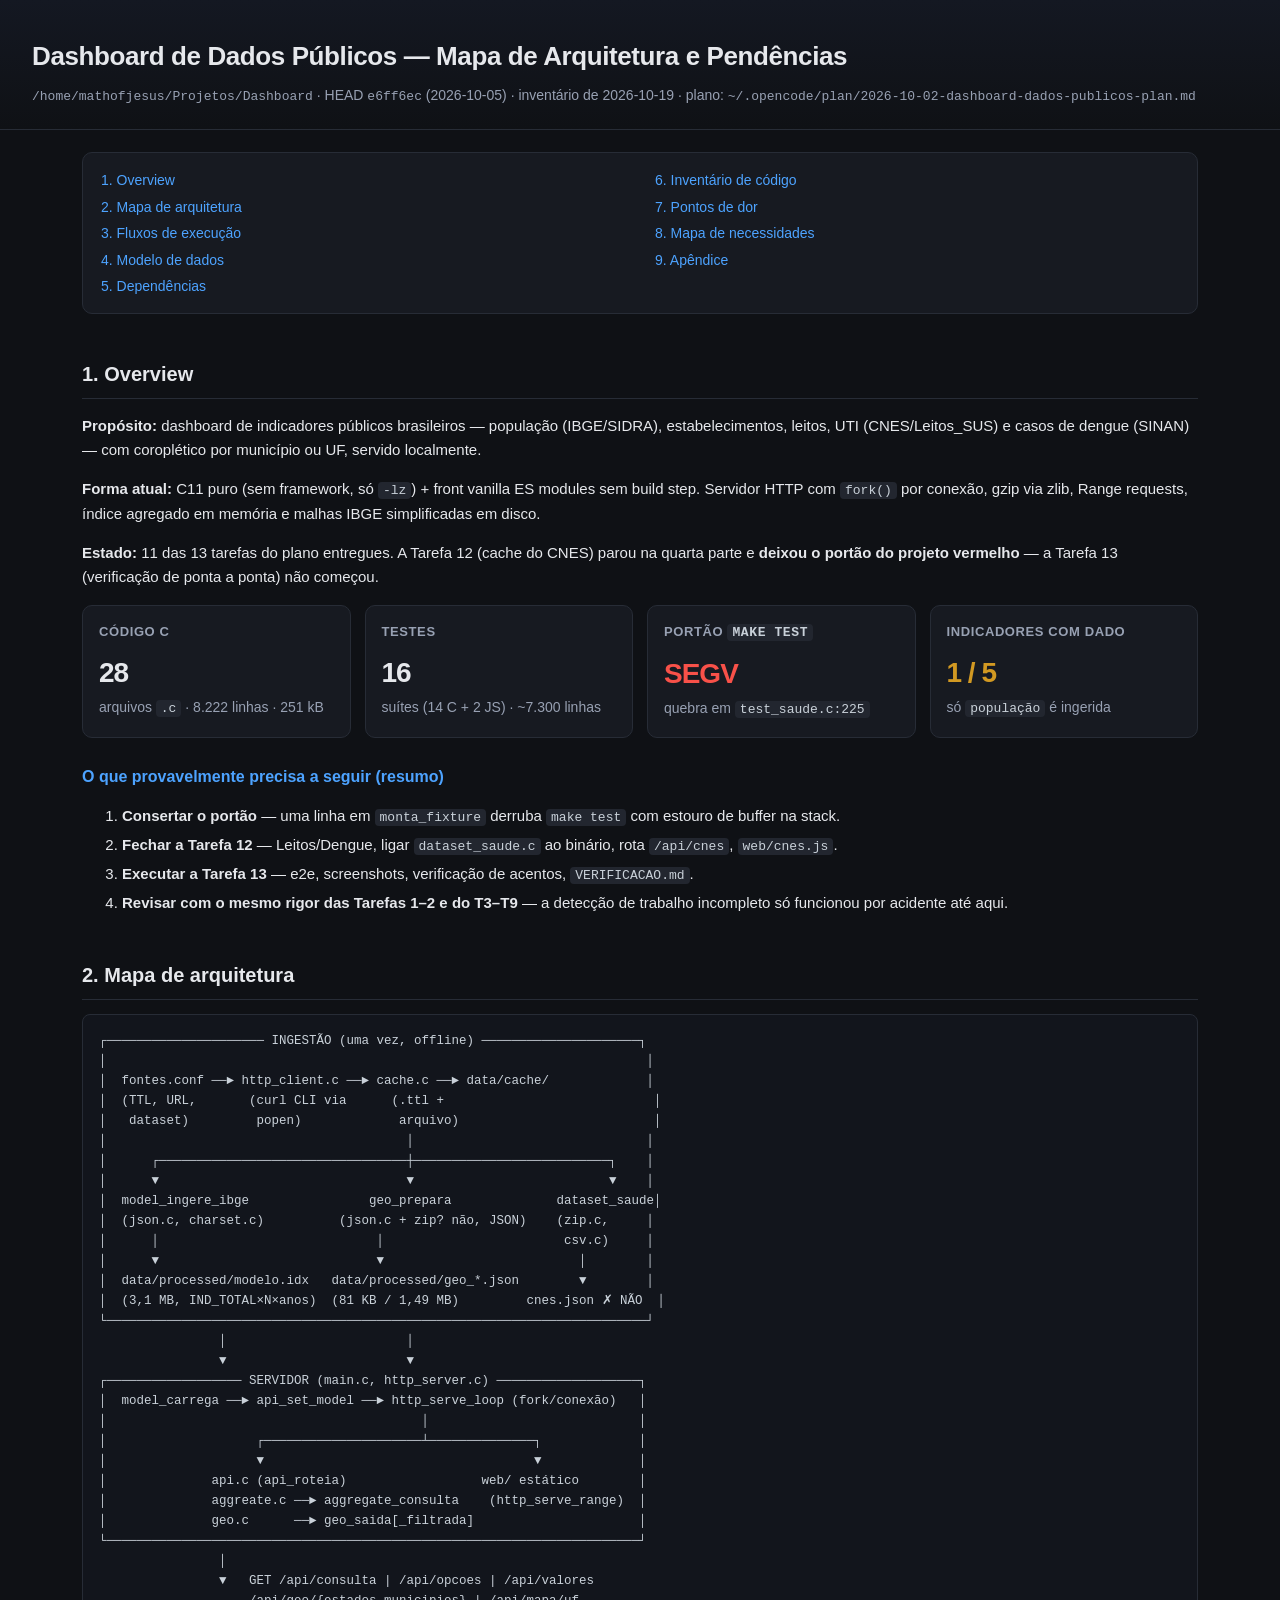
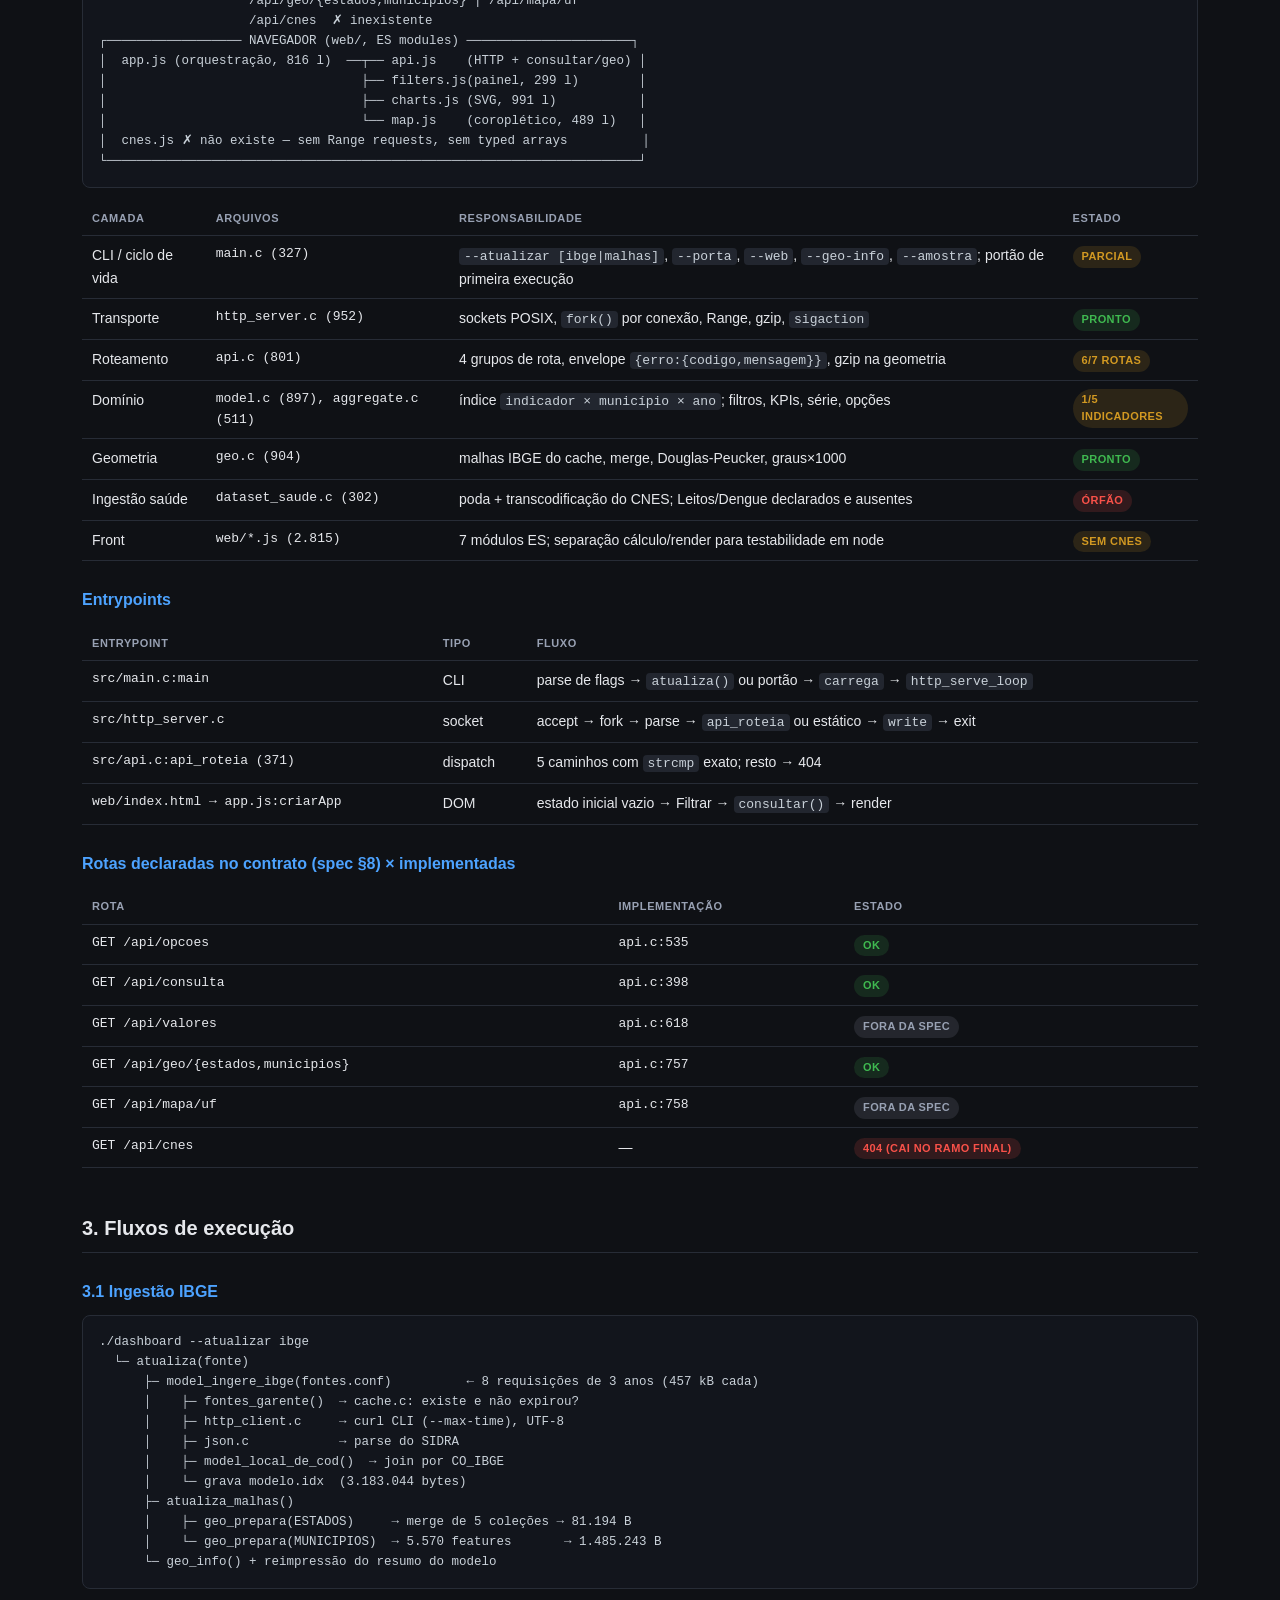
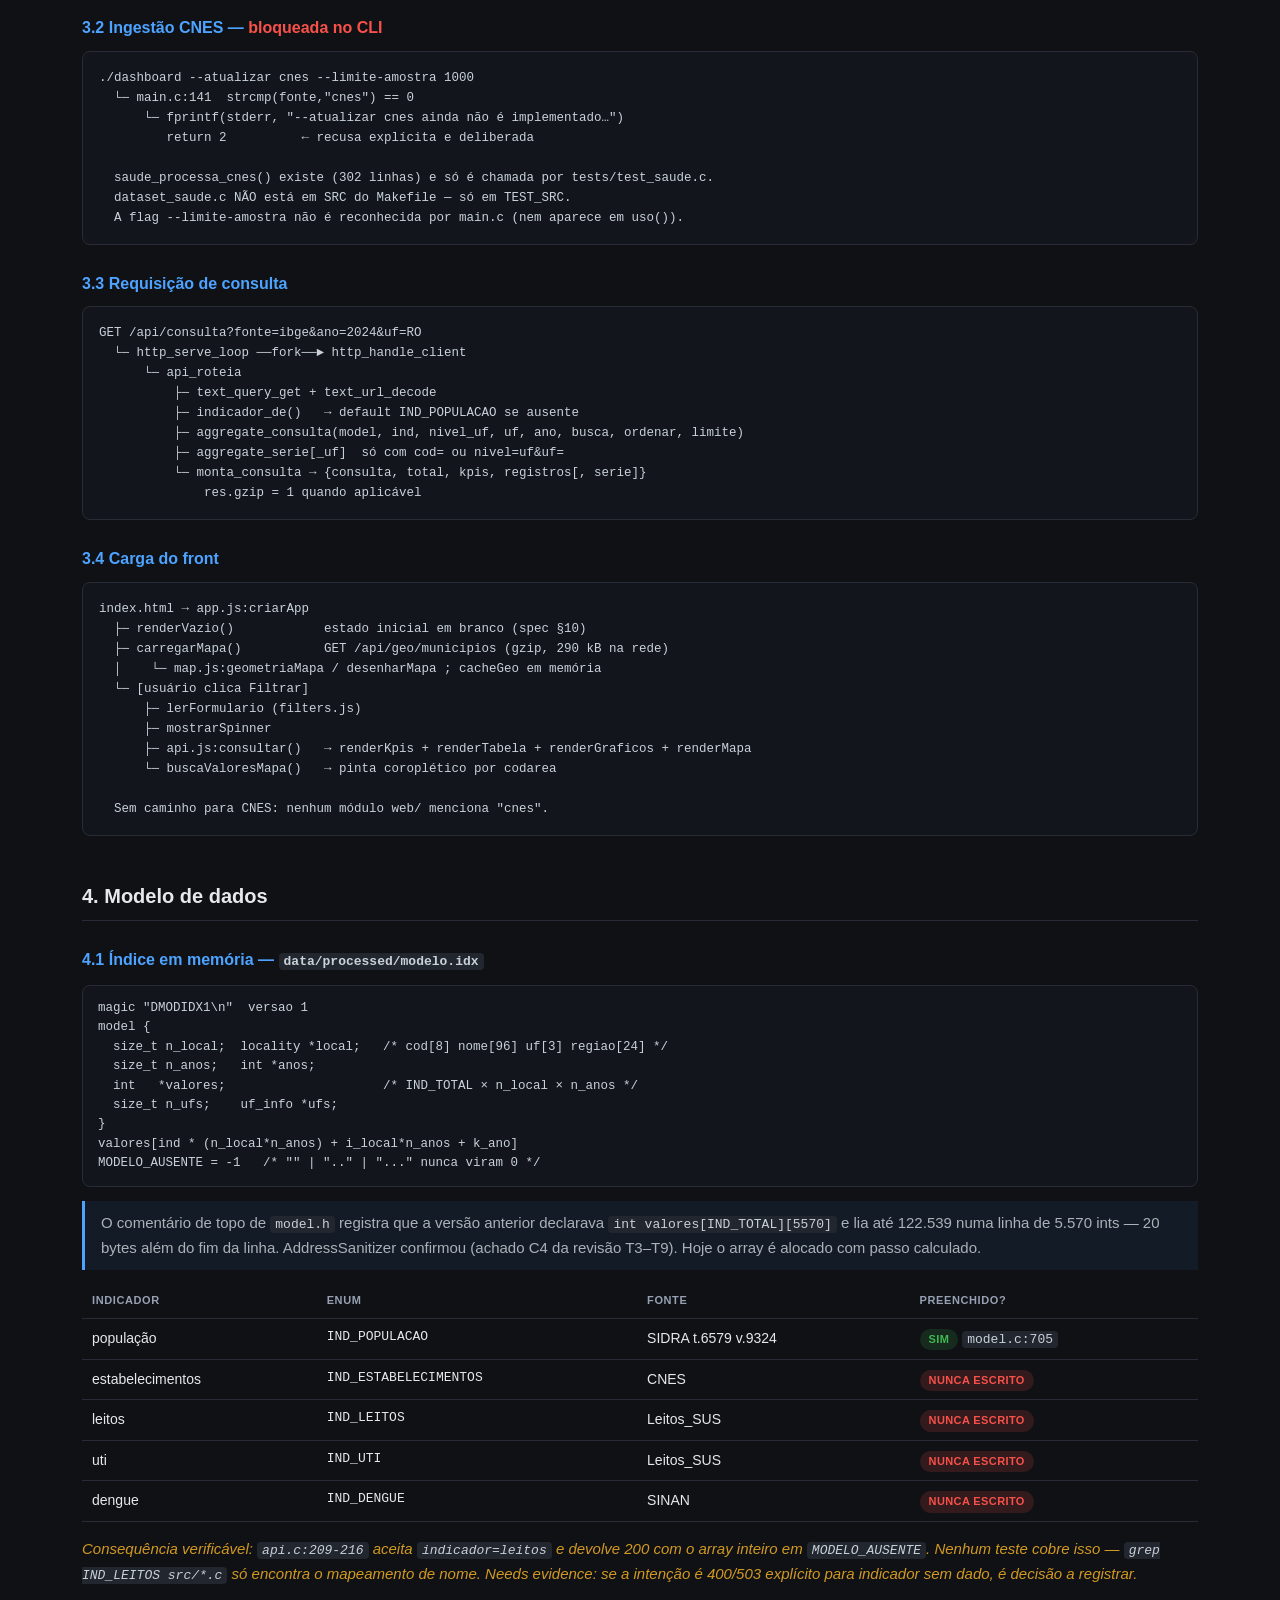
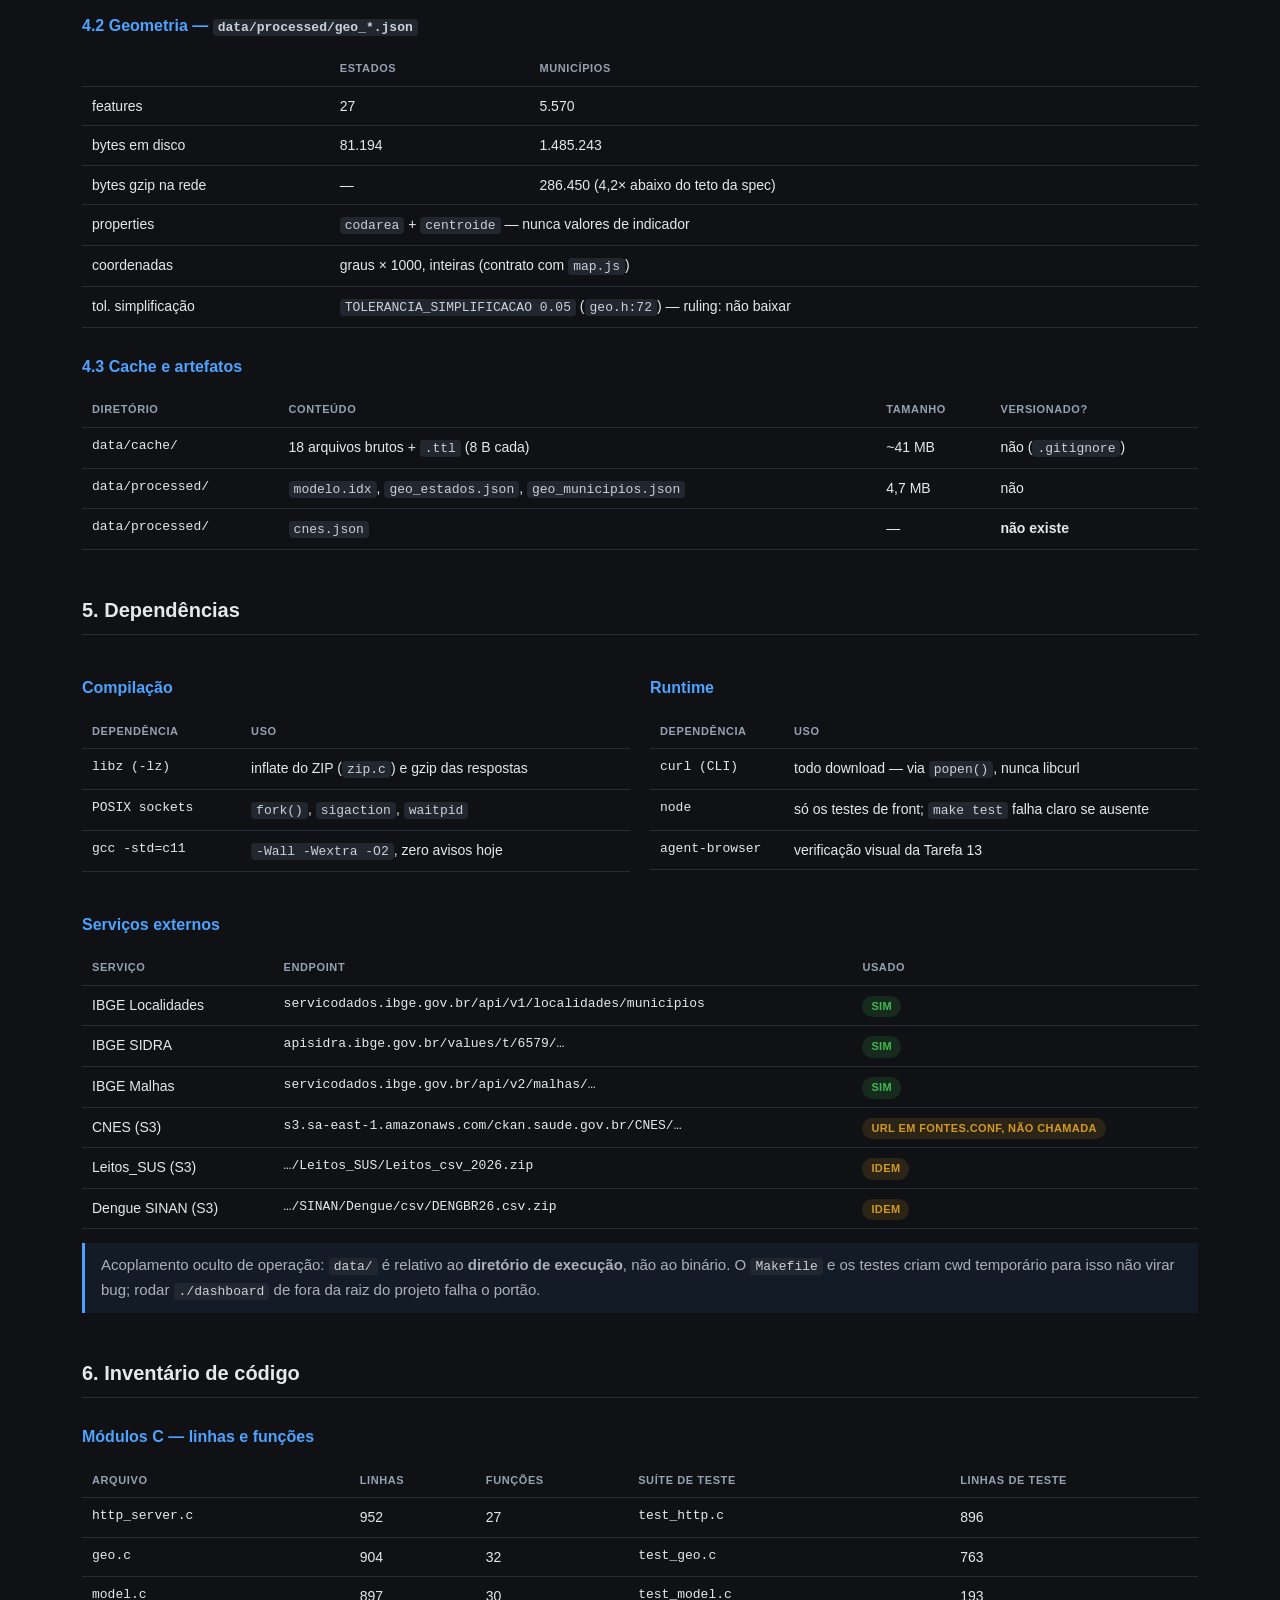
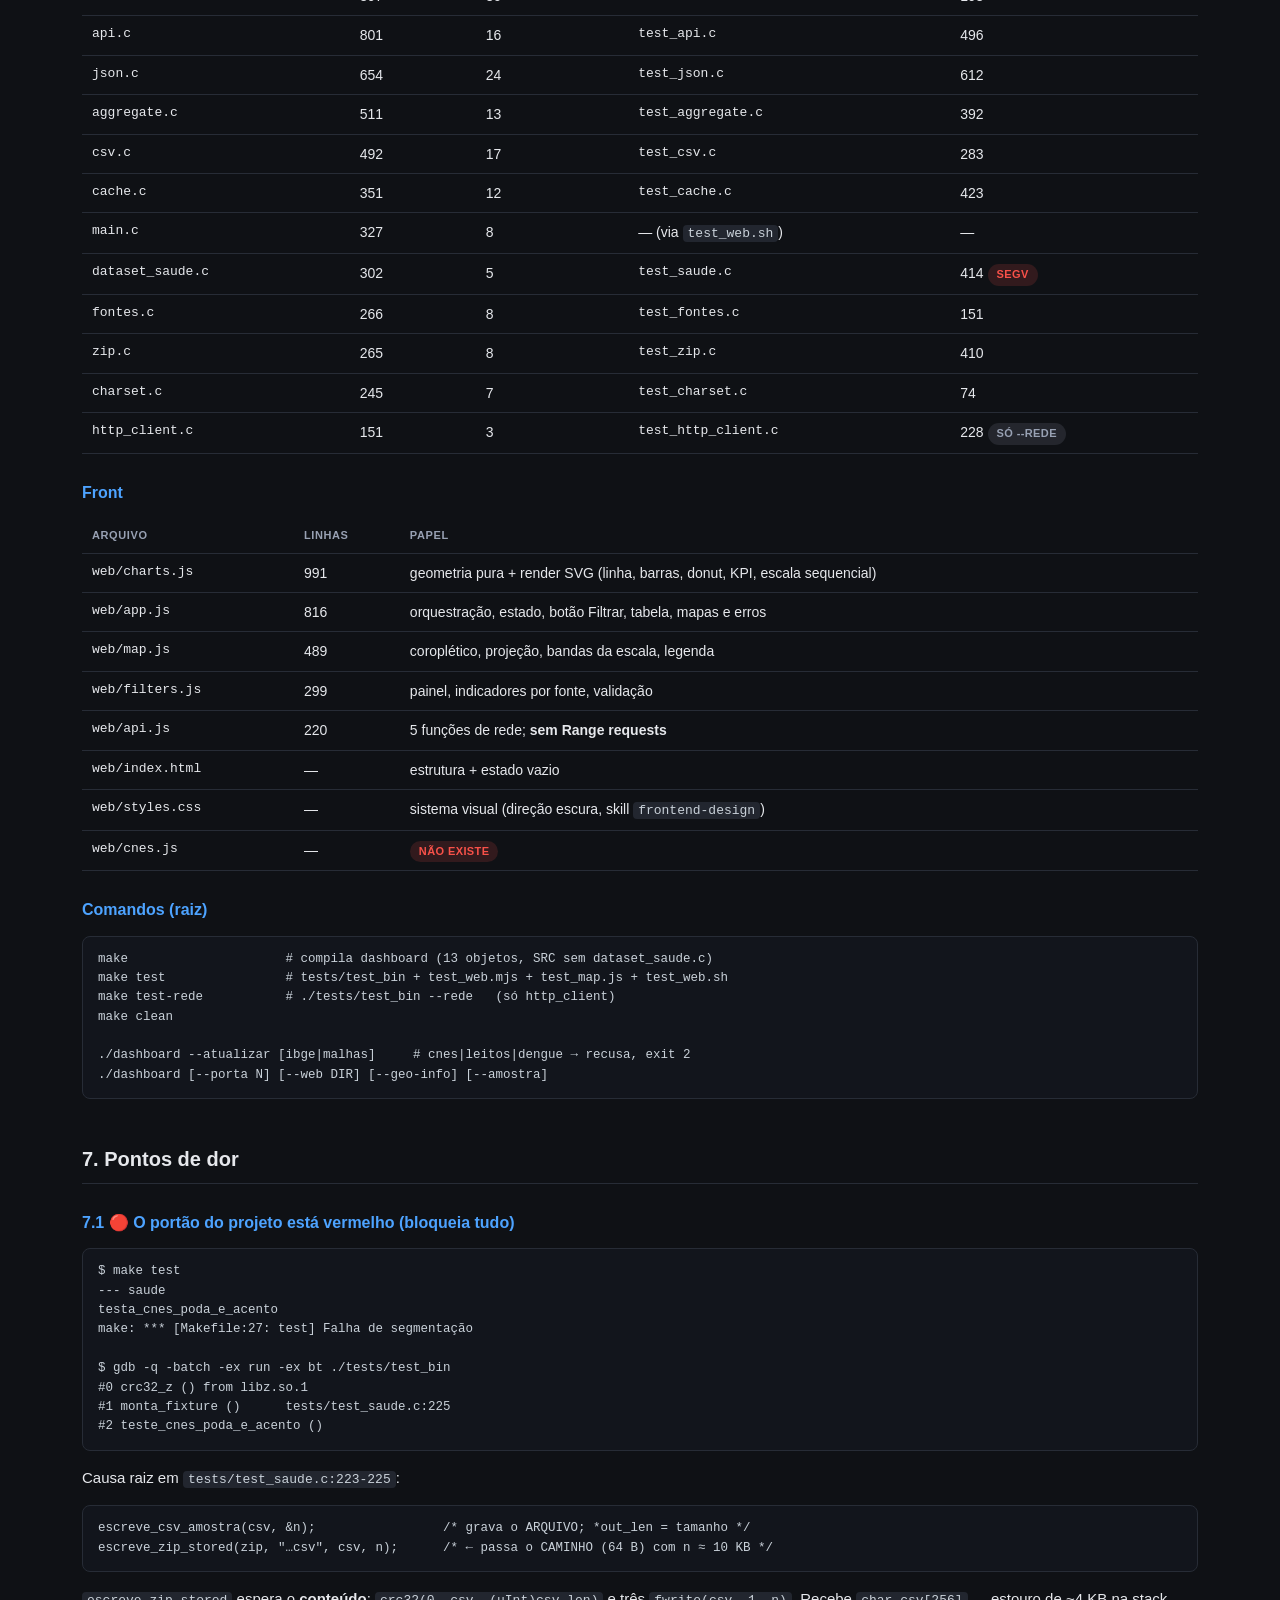
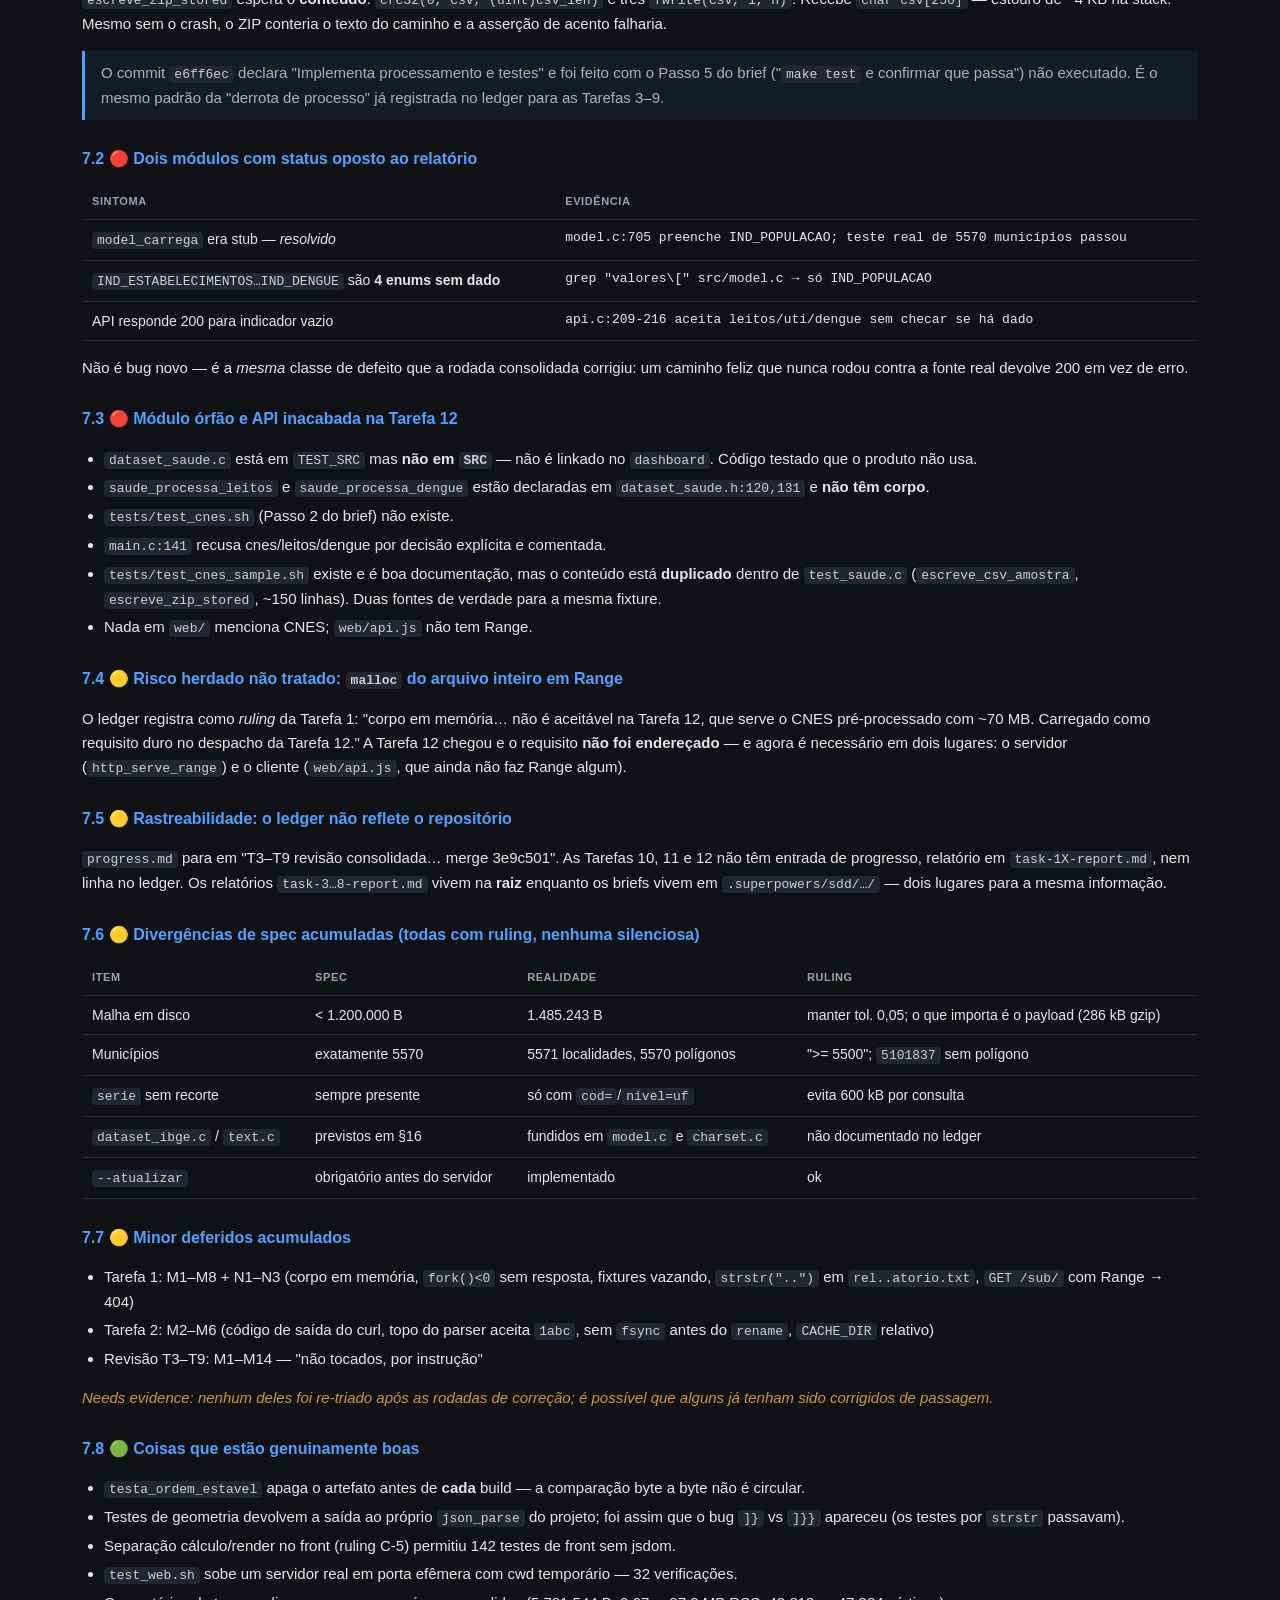
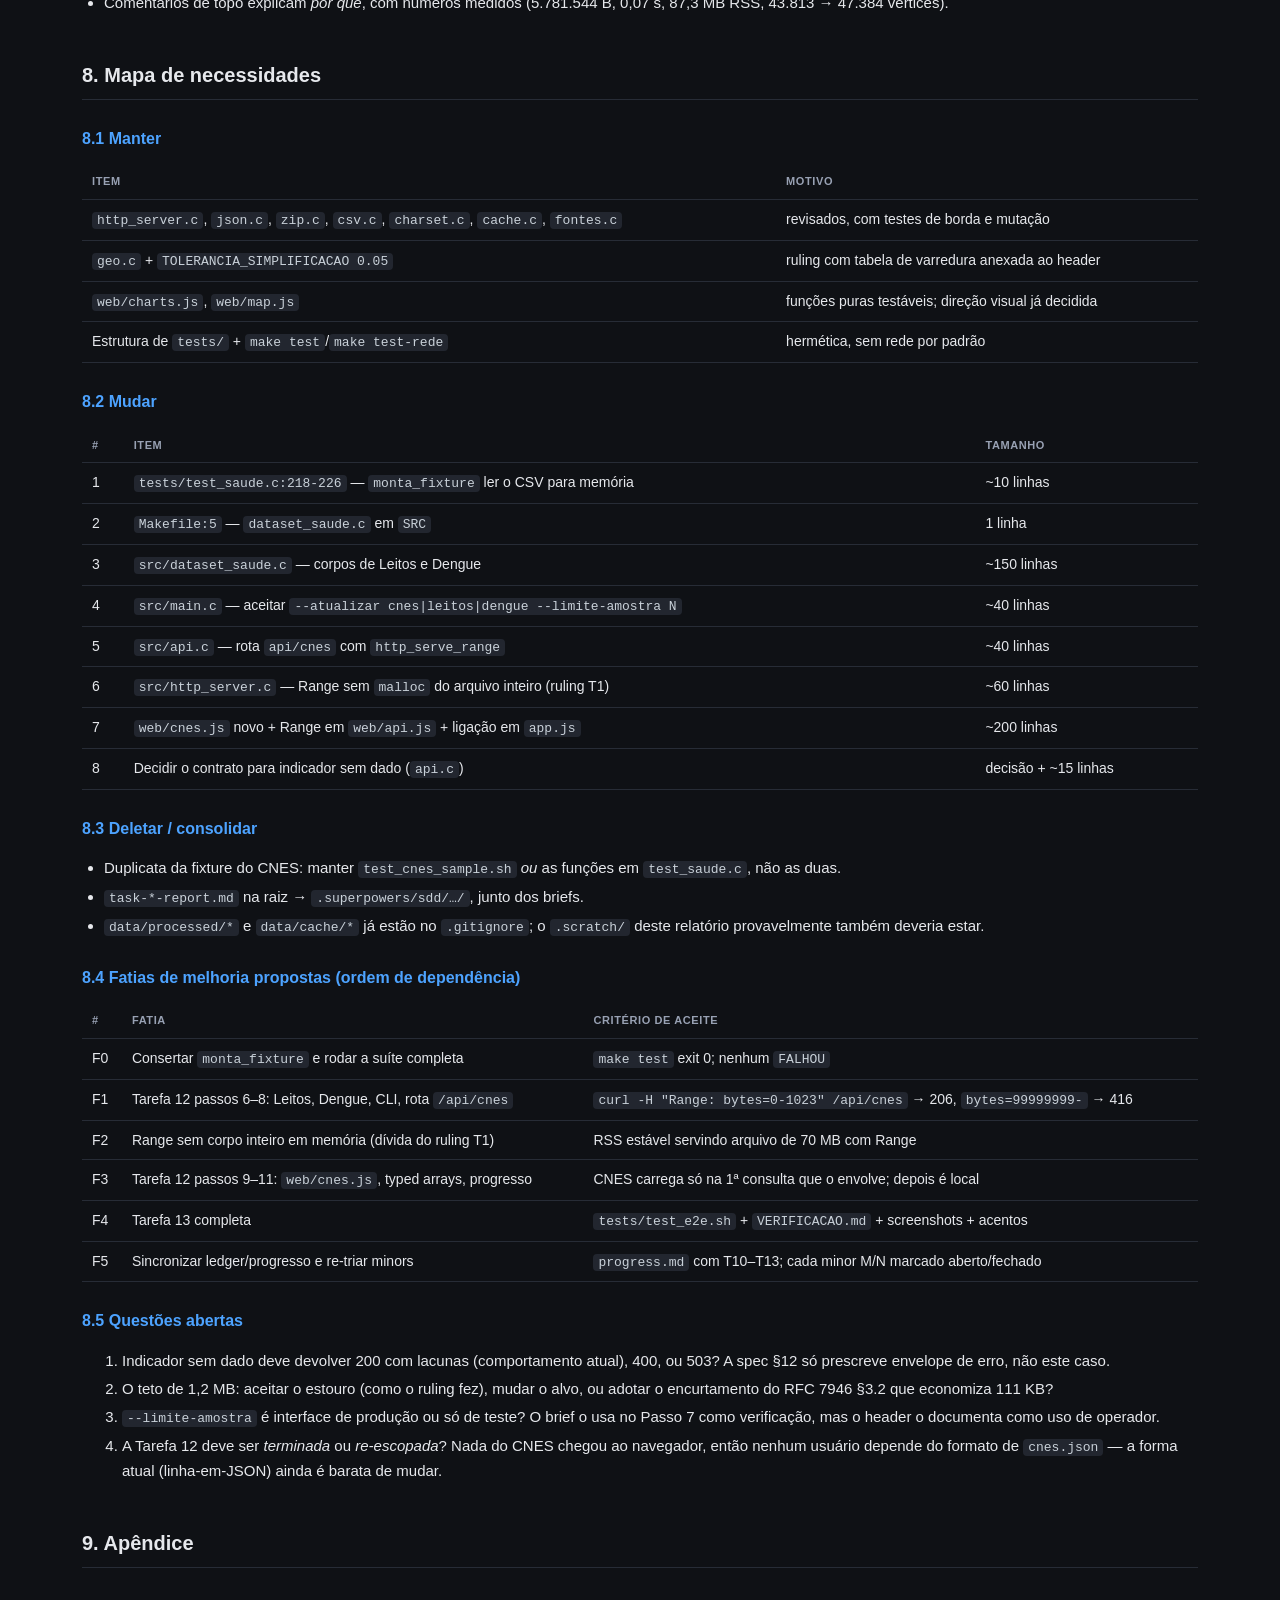
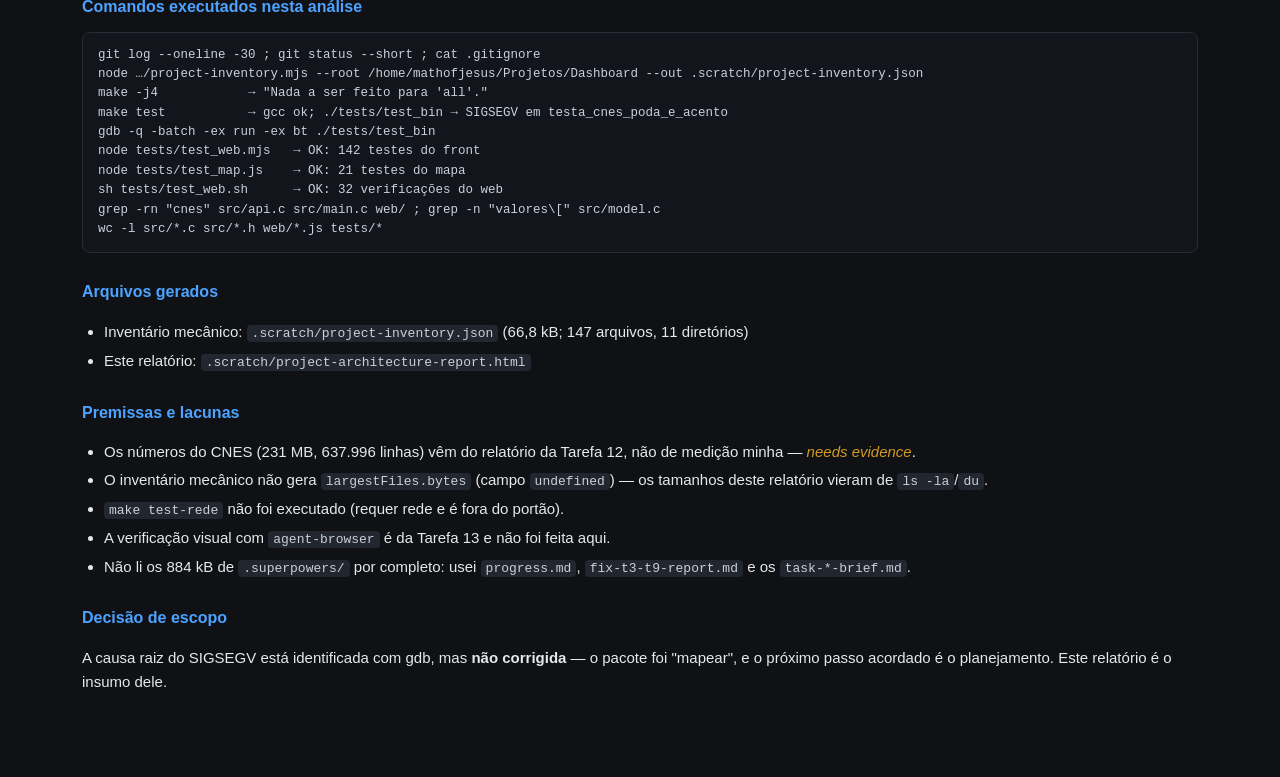
<file: .scratch/project-architecture-report.html>
<!DOCTYPE html>
<html lang="pt-BR">
<head>
<meta charset="utf-8">
<meta name="viewport" content="width=device-width, initial-scale=1">
<title>Dashboard de Dados Públicos — Mapa de Arquitetura e Pendências</title>
<style>
  :root{
    --bg:#0f1115; --card:#171a21; --card2:#1d2129; --linha:#272c36;
    --txt:#e6e8ec; --fraco:#98a1b3; --acento:#4da3ff; --ok:#3fb950;
    --warn:#d29922; --erro:#f85149; --mono:ui-monospace,SFMono-Regular,Menlo,Consolas,monospace;
  }
  *{box-sizing:border-box}
  body{margin:0;background:var(--bg);color:var(--txt);
       font:15px/1.6 -apple-system,BlinkMacSystemFont,"Segoe UI",Roboto,Helvetica,Arial,sans-serif}
  header{padding:36px 32px 22px;border-bottom:1px solid var(--linha);
         background:linear-gradient(180deg,#141822,#0f1115)}
  h1{margin:0 0 6px;font-size:26px;letter-spacing:-.4px}
  h2{margin:44px 0 14px;font-size:20px;padding-bottom:8px;border-bottom:1px solid var(--linha)}
  h3{margin:26px 0 10px;font-size:16px;color:var(--acento)}
  .sub{color:var(--fraco);font-size:14px}
  main{max-width:1180px;margin:0 auto;padding:0 32px 80px}
  table{width:100%;border-collapse:collapse;margin:14px 0;font-size:14px}
  th,td{text-align:left;padding:8px 10px;border-bottom:1px solid var(--linha);vertical-align:top}
  th{color:var(--fraco);font-weight:600;text-transform:uppercase;font-size:11px;letter-spacing:.6px}
  tr:hover td{background:#1a1e26}
  code,.mono{font-family:var(--mono);font-size:13px}
  code{background:#22262f;padding:1px 5px;border-radius:4px;color:#c9d1d9}
  .grade{display:grid;gap:14px;grid-template-columns:repeat(auto-fit,minmax(250px,1fr));margin:16px 0}
  .card{background:var(--card);border:1px solid var(--linha);border-radius:10px;padding:16px}
  .card h4{margin:0 0 8px;font-size:13px;text-transform:uppercase;letter-spacing:.6px;color:var(--fraco)}
  .card .n{font-size:28px;font-weight:700;letter-spacing:-1px}
  .pill{display:inline-block;padding:2px 9px;border-radius:99px;font-size:11px;
        font-weight:700;letter-spacing:.4px;text-transform:uppercase}
  .ok{background:rgba(63,185,80,.15);color:var(--ok)}
  .warn{background:rgba(210,153,34,.15);color:var(--warn)}
  .erro{background:rgba(248,81,73,.15);color:var(--erro)}
  .neu{background:rgba(152,161,179,.15);color:var(--fraco)}
  nav{background:var(--card);border:1px solid var(--linha);border-radius:10px;
      padding:14px 18px;margin:22px 0;columns:2;column-gap:30px}
  nav a{color:var(--acento);text-decoration:none;display:block;padding:2px 0;font-size:14px}
  nav a:hover{text-decoration:underline}
  pre{background:#12151c;border:1px solid var(--linha);border-radius:8px;padding:13px 15px;
      overflow-x:auto;font-family:var(--mono);font-size:12.5px;line-height:1.55;color:#c9d1d9}
  .fluxo{background:#12151c;border:1px solid var(--linha);border-radius:8px;padding:16px;
         font-family:var(--mono);font-size:12.5px;white-space:pre;overflow-x:auto;color:#c9d1d9}
  blockquote{margin:14px 0;padding:10px 16px;border-left:3px solid var(--acento);
             background:rgba(77,163,255,.07);color:#abb1b8}
  .incerto{color:var(--warn);font-style:italic}
  ul{padding-left:22px}
  li{margin:4px 0}
  .col2{display:grid;gap:20px;grid-template-columns:1fr 1fr}
  @media(max-width:760px){.col2{grid-template-columns:1fr}nav{columns:1}}
  footer{color:var(--fraco);font-size:13px;border-top:1px solid var(--linha);
         padding:20px 32px;text-align:center}
</style>
</head>
<body>

<header>
  <h1>Dashboard de Dados Públicos — Mapa de Arquitetura e Pendências</h1>
  <div class="sub">
    <span class="mono">/home/mathofjesus/Projetos/Dashboard</span> ·
    HEAD <span class="mono">e6ff6ec</span> (2026-10-05) ·
    inventário de 2026-10-19 ·
    plano: <span class="mono">~/.opencode/plan/2026-10-02-dashboard-dados-publicos-plan.md</span>
  </div>
</header>

<main>

<nav>
  <a href="#s1">1. Overview</a>
  <a href="#s2">2. Mapa de arquitetura</a>
  <a href="#s3">3. Fluxos de execução</a>
  <a href="#s4">4. Modelo de dados</a>
  <a href="#s5">5. Dependências</a>
  <a href="#s6">6. Inventário de código</a>
  <a href="#s7">7. Pontos de dor</a>
  <a href="#s8">8. Mapa de necessidades</a>
  <a href="#s9">9. Apêndice</a>
</nav>

<!-- ---------------------------------------------------------------- -->
<h2 id="s1">1. Overview</h2>

<p><strong>Propósito:</strong> dashboard de indicadores públicos brasileiros — população
(IBGE/SIDRA), estabelecimentos, leitos, UTI (CNES/Leitos_SUS) e casos de dengue (SINAN) —
com coroplético por município ou UF, servido localmente.</p>

<p><strong>Forma atual:</strong> C11 puro (sem framework, só <code>-lz</code>) + front vanilla
ES modules sem build step. Servidor HTTP com <code>fork()</code> por conexão, gzip via zlib,
Range requests, índice agregado em memória e malhas IBGE simplificadas em disco.</p>

<p><strong>Estado:</strong> 11 das 13 tarefas do plano entregues. A Tarefa 12 (cache do CNES)
parou na quarta parte e <strong>deixou o portão do projeto vermelho</strong> — a Tarefa 13
(verificação de ponta a ponta) não começou.</p>

<div class="grade">
  <div class="card"><h4>Código C</h4><div class="n">28</div>
    <div class="sub">arquivos <code>.c</code> · 8.222 linhas · 251 kB</div></div>
  <div class="card"><h4>Testes</h4><div class="n">16</div>
    <div class="sub">suítes (14 C + 2 JS) · ~7.300 linhas</div></div>
  <div class="card"><h4>Portão <code>make test</code></h4><div class="n" style="color:var(--erro)">SEGV</div>
    <div class="sub">quebra em <code>test_saude.c:225</code></div></div>
  <div class="card"><h4>Indicadores com dado</h4><div class="n" style="color:var(--warn)">1 / 5</div>
    <div class="sub">só <code>população</code> é ingerida</div></div>
</div>

<h3>O que provavelmente precisa a seguir (resumo)</h3>
<ol>
  <li><strong>Consertar o portão</strong> — uma linha em <code>monta_fixture</code> derruba
      <code>make test</code> com estouro de buffer na stack.</li>
  <li><strong>Fechar a Tarefa 12</strong> — Leitos/Dengue, ligar <code>dataset_saude.c</code>
      ao binário, rota <code>/api/cnes</code>, <code>web/cnes.js</code>.</li>
  <li><strong>Executar a Tarefa 13</strong> — e2e, screenshots, verificação de acentos,
      <code>VERIFICACAO.md</code>.</li>
  <li><strong>Revisar com o mesmo rigor das Tarefas 1–2 e do T3–T9</strong> — a detecção de
      trabalho incompleto só funcionou por acidente até aqui.</li>
</ol>

<!-- ---------------------------------------------------------------- -->
<h2 id="s2">2. Mapa de arquitetura</h2>

<div class="fluxo">┌───────────────────── INGESTÃO (uma vez, offline) ─────────────────────┐
│                                                                        │
│  fontes.conf ──► http_client.c ──► cache.c ──► data/cache/             │
│  (TTL, URL,       (curl CLI via      (.ttl +                            │
│   dataset)         popen)             arquivo)                          │
│                                        │                               │
│      ┌─────────────────────────────────┼──────────────────────────┐    │
│      ▼                                 ▼                          ▼    │
│  model_ingere_ibge                geo_prepara              dataset_saude│
│  (json.c, charset.c)          (json.c + zip? não, JSON)    (zip.c,     │
│      │                             │                        csv.c)     │
│      ▼                             ▼                          │        │
│  data/processed/modelo.idx   data/processed/geo_*.json        ▼        │
│  (3,1 MB, IND_TOTAL×N×anos)  (81 KB / 1,49 MB)         cnes.json ✗ NÃO  │
└────────────────────────────────────────────────────────────────────────┘
                │                        │
                ▼                        ▼
┌────────────────── SERVIDOR (main.c, http_server.c) ───────────────────┐
│  model_carrega ──► api_set_model ──► http_serve_loop (fork/conexão)   │
│                                          │                            │
│                    ┌─────────────────────┴──────────────┐             │
│                    ▼                                    ▼             │
│              api.c (api_roteia)                  web/ estático        │
│              aggreate.c ──► aggregate_consulta    (http_serve_range)  │
│              geo.c      ──► geo_saida[_filtrada]                      │
└───────────────────────────────────────────────────────────────────────┘
                │
                ▼   GET /api/consulta | /api/opcoes | /api/valores
                    /api/geo/{estados,municipios} | /api/mapa/uf
                    /api/cnes  ✗ inexistente
┌────────────────── NAVEGADOR (web/, ES modules) ──────────────────────┐
│  app.js (orquestração, 816 l)  ──┬── api.js    (HTTP + consultar/geo) │
│                                  ├── filters.js(painel, 299 l)        │
│                                  ├── charts.js (SVG, 991 l)           │
│                                  └── map.js    (coroplético, 489 l)   │
│  cnes.js ✗ não existe — sem Range requests, sem typed arrays          │
└───────────────────────────────────────────────────────────────────────┘</div>

<table>
<thead><tr><th>Camada</th><th>Arquivos</th><th>Responsabilidade</th><th>Estado</th></tr></thead>
<tbody>
<tr><td>CLI / ciclo de vida</td><td class="mono">main.c (327)</td>
    <td><code>--atualizar [ibge|malhas]</code>, <code>--porta</code>, <code>--web</code>,
        <code>--geo-info</code>, <code>--amostra</code>; portão de primeira execução</td>
    <td><span class="pill warn">parcial</span></td></tr>
<tr><td>Transporte</td><td class="mono">http_server.c (952)</td>
    <td>sockets POSIX, <code>fork()</code> por conexão, Range, gzip, <code>sigaction</code></td>
    <td><span class="pill ok">pronto</span></td></tr>
<tr><td>Roteamento</td><td class="mono">api.c (801)</td>
    <td>4 grupos de rota, envelope <code>{erro:{codigo,mensagem}}</code>, gzip na geometria</td>
    <td><span class="pill warn">6/7 rotas</span></td></tr>
<tr><td>Domínio</td><td class="mono">model.c (897), aggregate.c (511)</td>
    <td>índice <code>indicador × município × ano</code>; filtros, KPIs, série, opções</td>
    <td><span class="pill warn">1/5 indicadores</span></td></tr>
<tr><td>Geometria</td><td class="mono">geo.c (904)</td>
    <td>malhas IBGE do cache, merge, Douglas-Peucker, graus×1000</td>
    <td><span class="pill ok">pronto</span></td></tr>
<tr><td>Ingestão saúde</td><td class="mono">dataset_saude.c (302)</td>
    <td>poda + transcodificação do CNES; Leitos/Dengue declarados e ausentes</td>
    <td><span class="pill erro">órfão</span></td></tr>
<tr><td>Front</td><td class="mono">web/*.js (2.815)</td>
    <td>7 módulos ES; separação cálculo/render para testabilidade em node</td>
    <td><span class="pill warn">sem CNES</span></td></tr>
</tbody>
</table>

<h3>Entrypoints</h3>
<table>
<thead><tr><th>Entrypoint</th><th>Tipo</th><th>Fluxo</th></tr></thead>
<tbody>
<tr><td class="mono">src/main.c:main</td><td>CLI</td><td>parse de flags → <code>atualiza()</code> ou portão → <code>carrega</code> → <code>http_serve_loop</code></td></tr>
<tr><td class="mono">src/http_server.c</td><td>socket</td><td>accept → fork → parse → <code>api_roteia</code> ou estático → <code>write</code> → exit</td></tr>
<tr><td class="mono">src/api.c:api_roteia (371)</td><td>dispatch</td><td>5 caminhos com <code>strcmp</code> exato; resto → 404</td></tr>
<tr><td class="mono">web/index.html → app.js:criarApp</td><td>DOM</td><td>estado inicial vazio → Filtrar → <code>consultar()</code> → render</td></tr>
</tbody>
</table>

<h3>Rotas declaradas no contrato (spec §8) × implementadas</h3>
<table>
<thead><tr><th>Rota</th><th>Implementação</th><th>Estado</th></tr></thead>
<tbody>
<tr><td class="mono">GET /api/opcoes</td><td class="mono">api.c:535</td><td><span class="pill ok">ok</span></td></tr>
<tr><td class="mono">GET /api/consulta</td><td class="mono">api.c:398</td><td><span class="pill ok">ok</span></td></tr>
<tr><td class="mono">GET /api/valores</td><td class="mono">api.c:618</td><td><span class="pill neu">fora da spec</span></td></tr>
<tr><td class="mono">GET /api/geo/{estados,municipios}</td><td class="mono">api.c:757</td><td><span class="pill ok">ok</span></td></tr>
<tr><td class="mono">GET /api/mapa/uf</td><td class="mono">api.c:758</td><td><span class="pill neu">fora da spec</span></td></tr>
<tr><td class="mono">GET /api/cnes</td><td>—</td><td><span class="pill erro">404 (cai no ramo final)</span></td></tr>
</tbody>
</table>

<!-- ---------------------------------------------------------------- -->
<h2 id="s3">3. Fluxos de execução</h2>

<h3>3.1 Ingestão IBGE</h3>
<div class="fluxo">./dashboard --atualizar ibge
  └─ atualiza(fonte)
      ├─ model_ingere_ibge(fontes.conf)          ← 8 requisições de 3 anos (457 kB cada)
      │    ├─ fontes_garente()  → cache.c: existe e não expirou?
      │    ├─ http_client.c     → curl CLI (--max-time), UTF-8
      │    ├─ json.c            → parse do SIDRA
      │    ├─ model_local_de_cod()  → join por CO_IBGE
      │    └─ grava modelo.idx  (3.183.044 bytes)
      ├─ atualiza_malhas()
      │    ├─ geo_prepara(ESTADOS)     → merge de 5 coleções → 81.194 B
      │    └─ geo_prepara(MUNICIPIOS)  → 5.570 features       → 1.485.243 B
      └─ geo_info() + reimpressão do resumo do modelo</div>

<h3>3.2 Ingestão CNES — <span style="color:var(--erro)">bloqueada no CLI</span></h3>
<div class="fluxo">./dashboard --atualizar cnes --limite-amostra 1000
  └─ main.c:141  strcmp(fonte,"cnes") == 0
      └─ fprintf(stderr, "--atualizar cnes ainda não é implementado…")
         return 2          ← recusa explícita e deliberada

  saude_processa_cnes() existe (302 linhas) e só é chamada por tests/test_saude.c.
  dataset_saude.c NÃO está em SRC do Makefile — só em TEST_SRC.
  A flag --limite-amostra não é reconhecida por main.c (nem aparece em uso()).</div>

<h3>3.3 Requisição de consulta</h3>
<div class="fluxo">GET /api/consulta?fonte=ibge&ano=2024&uf=RO
  └─ http_serve_loop ──fork──► http_handle_client
      └─ api_roteia
          ├─ text_query_get + text_url_decode
          ├─ indicador_de()   → default IND_POPULACAO se ausente
          ├─ aggregate_consulta(model, ind, nivel_uf, uf, ano, busca, ordenar, limite)
          ├─ aggregate_serie[_uf]  só com cod= ou nivel=uf&uf=
          └─ monta_consulta → {consulta, total, kpis, registros[, serie]}
              res.gzip = 1 quando aplicável</div>

<h3>3.4 Carga do front</h3>
<div class="fluxo">index.html → app.js:criarApp
  ├─ renderVazio()            estado inicial em branco (spec §10)
  ├─ carregarMapa()           GET /api/geo/municipios (gzip, 290 kB na rede)
  │    └─ map.js:geometriaMapa / desenharMapa ; cacheGeo em memória
  └─ [usuário clica Filtrar]
      ├─ lerFormulario (filters.js)
      ├─ mostrarSpinner
      ├─ api.js:consultar()   → renderKpis + renderTabela + renderGraficos + renderMapa
      └─ buscaValoresMapa()   → pinta coroplético por codarea

  Sem caminho para CNES: nenhum módulo web/ menciona "cnes".</div>

<!-- ---------------------------------------------------------------- -->
<h2 id="s4">4. Modelo de dados</h2>

<h3>4.1 Índice em memória — <code>data/processed/modelo.idx</code></h3>
<pre>magic "DMODIDX1\n"  versao 1
model {
  size_t n_local;  locality *local;   /* cod[8] nome[96] uf[3] regiao[24] */
  size_t n_anos;   int *anos;
  int   *valores;                     /* IND_TOTAL × n_local × n_anos */
  size_t n_ufs;    uf_info *ufs;
}
valores[ind * (n_local*n_anos) + i_local*n_anos + k_ano]
MODELO_AUSENTE = -1   /* "" | ".." | "..." nunca viram 0 */</pre>

<blockquote>O comentário de topo de <code>model.h</code> registra que a versão anterior declarava
<code>int valores[IND_TOTAL][5570]</code> e lia até 122.539 numa linha de 5.570 ints —
20 bytes além do fim da linha. AddressSanitizer confirmou (achado C4 da revisão T3–T9).
Hoje o array é alocado com passo calculado.</blockquote>

<table>
<thead><tr><th>Indicador</th><th>Enum</th><th>Fonte</th><th>Preenchido?</th></tr></thead>
<tbody>
<tr><td>população</td><td class="mono">IND_POPULACAO</td><td>SIDRA t.6579 v.9324</td><td><span class="pill ok">sim</span> <code>model.c:705</code></td></tr>
<tr><td>estabelecimentos</td><td class="mono">IND_ESTABELECIMENTOS</td><td>CNES</td><td><span class="pill erro">nunca escrito</span></td></tr>
<tr><td>leitos</td><td class="mono">IND_LEITOS</td><td>Leitos_SUS</td><td><span class="pill erro">nunca escrito</span></td></tr>
<tr><td>uti</td><td class="mono">IND_UTI</td><td>Leitos_SUS</td><td><span class="pill erro">nunca escrito</span></td></tr>
<tr><td>dengue</td><td class="mono">IND_DENGUE</td><td>SINAN</td><td><span class="pill erro">nunca escrito</span></td></tr>
</tbody>
</table>

<p class="incerto">Consequência verificável: <code>api.c:209-216</code> aceita
<code>indicador=leitos</code> e devolve 200 com o array inteiro em <code>MODELO_AUSENTE</code>.
Nenhum teste cobre isso — <code>grep IND_LEITOS src/*.c</code> só encontra o mapeamento de nome.
Needs evidence: se a intenção é 400/503 explícito para indicador sem dado, é decisão a registrar.</p>

<h3>4.2 Geometria — <code>data/processed/geo_*.json</code></h3>
<table>
<thead><tr><th></th><th>estados</th><th>municípios</th></tr></thead>
<tbody>
<tr><td>features</td><td>27</td><td>5.570</td></tr>
<tr><td>bytes em disco</td><td>81.194</td><td>1.485.243</td></tr>
<tr><td>bytes gzip na rede</td><td>—</td><td>286.450 (4,2× abaixo do teto da spec)</td></tr>
<tr><td>properties</td><td colspan="2"><code>codarea</code> + <code>centroide</code> — nunca valores de indicador</td></tr>
<tr><td>coordenadas</td><td colspan="2">graus × 1000, inteiras (contrato com <code>map.js</code>)</td></tr>
<tr><td>tol. simplificação</td><td colspan="2"><code>TOLERANCIA_SIMPLIFICACAO 0.05</code> (<code>geo.h:72</code>) — ruling: não baixar</td></tr>
</tbody>
</table>

<h3>4.3 Cache e artefatos</h3>
<table>
<thead><tr><th>Diretório</th><th>Conteúdo</th><th>Tamanho</th><th>Versionado?</th></tr></thead>
<tbody>
<tr><td class="mono">data/cache/</td><td>18 arquivos brutos + <code>.ttl</code> (8 B cada)</td><td>~41 MB</td><td>não (<code>.gitignore</code>)</td></tr>
<tr><td class="mono">data/processed/</td><td><code>modelo.idx</code>, <code>geo_estados.json</code>, <code>geo_municipios.json</code></td><td>4,7 MB</td><td>não</td></tr>
<tr><td class="mono">data/processed/</td><td><code>cnes.json</code></td><td>—</td><td><strong>não existe</strong></td></tr>
</tbody>
</table>

<!-- ---------------------------------------------------------------- -->
<h2 id="s5">5. Dependências</h2>

<div class="col2">
<div>
<h3>Compilação</h3>
<table>
<thead><tr><th>Dependência</th><th>Uso</th></tr></thead>
<tbody>
<tr><td class="mono">libz (-lz)</td><td>inflate do ZIP (<code>zip.c</code>) e gzip das respostas</td></tr>
<tr><td class="mono">POSIX sockets</td><td><code>fork()</code>, <code>sigaction</code>, <code>waitpid</code></td></tr>
<tr><td class="mono">gcc -std=c11</td><td><code>-Wall -Wextra -O2</code>, zero avisos hoje</td></tr>
</tbody>
</table>
</div>
<div>
<h3>Runtime</h3>
<table>
<thead><tr><th>Dependência</th><th>Uso</th></tr></thead>
<tbody>
<tr><td class="mono">curl (CLI)</td><td>todo download — via <code>popen()</code>, nunca libcurl</td></tr>
<tr><td class="mono">node</td><td>só os testes de front; <code>make test</code> falha claro se ausente</td></tr>
<tr><td class="mono">agent-browser</td><td>verificação visual da Tarefa 13</td></tr>
</tbody>
</table>
</div>
</div>

<h3>Serviços externos</h3>
<table>
<thead><tr><th>Serviço</th><th>Endpoint</th><th>Usado</th></tr></thead>
<tbody>
<tr><td>IBGE Localidades</td><td class="mono">servicodados.ibge.gov.br/api/v1/localidades/municipios</td><td><span class="pill ok">sim</span></td></tr>
<tr><td>IBGE SIDRA</td><td class="mono">apisidra.ibge.gov.br/values/t/6579/…</td><td><span class="pill ok">sim</span></td></tr>
<tr><td>IBGE Malhas</td><td class="mono">servicodados.ibge.gov.br/api/v2/malhas/…</td><td><span class="pill ok">sim</span></td></tr>
<tr><td>CNES (S3)</td><td class="mono">s3.sa-east-1.amazonaws.com/ckan.saude.gov.br/CNES/…</td><td><span class="pill warn">URL em fontes.conf, não chamada</span></td></tr>
<tr><td>Leitos_SUS (S3)</td><td class="mono">…/Leitos_SUS/Leitos_csv_2026.zip</td><td><span class="pill warn">idem</span></td></tr>
<tr><td>Dengue SINAN (S3)</td><td class="mono">…/SINAN/Dengue/csv/DENGBR26.csv.zip</td><td><span class="pill warn">idem</span></td></tr>
</tbody>
</table>

<blockquote>Acoplamento oculto de operação: <code>data/</code> é relativo ao <strong>diretório de
execução</strong>, não ao binário. O <code>Makefile</code> e os testes criam cwd temporário para
isso não virar bug; rodar <code>./dashboard</code> de fora da raiz do projeto falha o portão.</blockquote>

<!-- ---------------------------------------------------------------- -->
<h2 id="s6">6. Inventário de código</h2>

<h3>Módulos C — linhas e funções</h3>
<table>
<thead><tr><th>Arquivo</th><th>Linhas</th><th>Funções</th><th>Suíte de teste</th><th>Linhas de teste</th></tr></thead>
<tbody>
<tr><td class="mono">http_server.c</td><td>952</td><td>27</td><td class="mono">test_http.c</td><td>896</td></tr>
<tr><td class="mono">geo.c</td><td>904</td><td>32</td><td class="mono">test_geo.c</td><td>763</td></tr>
<tr><td class="mono">model.c</td><td>897</td><td>30</td><td class="mono">test_model.c</td><td>193</td></tr>
<tr><td class="mono">api.c</td><td>801</td><td>16</td><td class="mono">test_api.c</td><td>496</td></tr>
<tr><td class="mono">json.c</td><td>654</td><td>24</td><td class="mono">test_json.c</td><td>612</td></tr>
<tr><td class="mono">aggregate.c</td><td>511</td><td>13</td><td class="mono">test_aggregate.c</td><td>392</td></tr>
<tr><td class="mono">csv.c</td><td>492</td><td>17</td><td class="mono">test_csv.c</td><td>283</td></tr>
<tr><td class="mono">cache.c</td><td>351</td><td>12</td><td class="mono">test_cache.c</td><td>423</td></tr>
<tr><td class="mono">main.c</td><td>327</td><td>8</td><td>— (via <code>test_web.sh</code>)</td><td>—</td></tr>
<tr><td class="mono">dataset_saude.c</td><td>302</td><td>5</td><td class="mono">test_saude.c</td><td>414 <span class="pill erro">SEGV</span></td></tr>
<tr><td class="mono">fontes.c</td><td>266</td><td>8</td><td class="mono">test_fontes.c</td><td>151</td></tr>
<tr><td class="mono">zip.c</td><td>265</td><td>8</td><td class="mono">test_zip.c</td><td>410</td></tr>
<tr><td class="mono">charset.c</td><td>245</td><td>7</td><td class="mono">test_charset.c</td><td>74</td></tr>
<tr><td class="mono">http_client.c</td><td>151</td><td>3</td><td class="mono">test_http_client.c</td><td>228 <span class="pill neu">só --rede</span></td></tr>
</tbody>
</table>

<h3>Front</h3>
<table>
<thead><tr><th>Arquivo</th><th>Linhas</th><th>Papel</th></tr></thead>
<tbody>
<tr><td class="mono">web/charts.js</td><td>991</td><td>geometria pura + render SVG (linha, barras, donut, KPI, escala sequencial)</td></tr>
<tr><td class="mono">web/app.js</td><td>816</td><td>orquestração, estado, botão Filtrar, tabela, mapas e erros</td></tr>
<tr><td class="mono">web/map.js</td><td>489</td><td>coroplético, projeção, bandas da escala, legenda</td></tr>
<tr><td class="mono">web/filters.js</td><td>299</td><td>painel, indicadores por fonte, validação</td></tr>
<tr><td class="mono">web/api.js</td><td>220</td><td>5 funções de rede; <strong>sem Range requests</strong></td></tr>
<tr><td class="mono">web/index.html</td><td>—</td><td>estrutura + estado vazio</td></tr>
<tr><td class="mono">web/styles.css</td><td>—</td><td>sistema visual (direção escura, skill <code>frontend-design</code>)</td></tr>
<tr><td class="mono">web/cnes.js</td><td>—</td><td><span class="pill erro">não existe</span></td></tr>
</tbody>
</table>

<h3>Comandos (raiz)</h3>
<pre>make                     # compila dashboard (13 objetos, SRC sem dataset_saude.c)
make test                # tests/test_bin + test_web.mjs + test_map.js + test_web.sh
make test-rede           # ./tests/test_bin --rede   (só http_client)
make clean

./dashboard --atualizar [ibge|malhas]     # cnes|leitos|dengue → recusa, exit 2
./dashboard [--porta N] [--web DIR] [--geo-info] [--amostra]</pre>

<!-- ---------------------------------------------------------------- -->
<h2 id="s7">7. Pontos de dor</h2>

<h3>7.1 🔴 O portão do projeto está vermelho (bloqueia tudo)</h3>
<pre>$ make test
--- saude
testa_cnes_poda_e_acento
make: *** [Makefile:27: test] Falha de segmentação

$ gdb -q -batch -ex run -ex bt ./tests/test_bin
#0 crc32_z () from libz.so.1
#1 monta_fixture ()      tests/test_saude.c:225
#2 teste_cnes_poda_e_acento ()</pre>
<p>Causa raiz em <code>tests/test_saude.c:223-225</code>:</p>
<pre>escreve_csv_amostra(csv, &amp;n);                 /* grava o ARQUIVO; *out_len = tamanho */
escreve_zip_stored(zip, "…csv", csv, n);      /* ← passa o CAMINHO (64 B) com n ≈ 10 KB */</pre>
<p><code>escreve_zip_stored</code> espera o <strong>conteúdo</strong>:
<code>crc32(0, csv, (uInt)csv_len)</code> e três <code>fwrite(csv, 1, n)</code>. Recebe
<code>char csv[256]</code> — estouro de ~4 KB na stack. Mesmo sem o crash, o ZIP conteria o texto
do caminho e a asserção de acento falharia.</p>
<blockquote>O commit <code>e6ff6ec</code> declara "Implementa processamento e testes" e foi feito com
o Passo 5 do brief ("<code>make test</code> e confirmar que passa") não executado. É o mesmo padrão
da "derrota de processo" já registrada no ledger para as Tarefas 3–9.</blockquote>

<h3>7.2 🔴 Dois módulos com status oposto ao relatório</h3>
<table>
<thead><tr><th>Sintoma</th><th>Evidência</th></tr></thead>
<tbody>
<tr><td><code>model_carrega</code> era stub — <em>resolvido</em></td>
    <td class="mono">model.c:705 preenche IND_POPULACAO; teste real de 5570 municípios passou</td></tr>
<tr><td><code>IND_ESTABELECIMENTOS…IND_DENGUE</code> são <strong>4 enums sem dado</strong></td>
    <td class="mono">grep "valores\[" src/model.c → só IND_POPULACAO</td></tr>
<tr><td>API responde 200 para indicador vazio</td>
    <td class="mono">api.c:209-216 aceita leitos/uti/dengue sem checar se há dado</td></tr>
</tbody>
</table>
<p>Não é bug novo — é a <em>mesma</em> classe de defeito que a rodada consolidada corrigiu: um
caminho feliz que nunca rodou contra a fonte real devolve 200 em vez de erro.</p>

<h3>7.3 🔴 Módulo órfão e API inacabada na Tarefa 12</h3>
<ul>
<li><code>dataset_saude.c</code> está em <code>TEST_SRC</code> mas <strong>não em <code>SRC</code></strong>
    — não é linkado no <code>dashboard</code>. Código testado que o produto não usa.</li>
<li><code>saude_processa_leitos</code> e <code>saude_processa_dengue</code> estão declaradas em
    <code>dataset_saude.h:120,131</code> e <strong>não têm corpo</strong>.</li>
<li><code>tests/test_cnes.sh</code> (Passo 2 do brief) não existe.</li>
<li><code>main.c:141</code> recusa cnes/leitos/dengue por decisão explícita e comentada.</li>
<li><code>tests/test_cnes_sample.sh</code> existe e é boa documentação, mas o conteúdo está
    <strong>duplicado</strong> dentro de <code>test_saude.c</code> (<code>escreve_csv_amostra</code>,
    <code>escreve_zip_stored</code>, ~150 linhas). Duas fontes de verdade para a mesma fixture.</li>
<li>Nada em <code>web/</code> menciona CNES; <code>web/api.js</code> não tem Range.</li>
</ul>

<h3>7.4 🟡 Risco herdado não tratado: <code>malloc</code> do arquivo inteiro em Range</h3>
<p>O ledger registra como <em>ruling</em> da Tarefa 1: "corpo em memória… não é aceitável na Tarefa
12, que serve o CNES pré-processado com ~70 MB. Carregado como requisito duro no despacho da
Tarefa 12." A Tarefa 12 chegou e o requisito <strong>não foi endereçado</strong> — e agora é
necessário em dois lugares: o servidor (<code>http_serve_range</code>) e o cliente
(<code>web/api.js</code>, que ainda não faz Range algum).</p>

<h3>7.5 🟡 Rastreabilidade: o ledger não reflete o repositório</h3>
<p><code>progress.md</code> para em "T3–T9 revisão consolidada… merge 3e9c501". As Tarefas 10, 11 e 12
não têm entrada de progresso, relatório em <code>task-1X-report.md</code>, nem linha no ledger.
Os relatórios <code>task-3…8-report.md</code> vivem na <strong>raiz</strong> enquanto os briefs
vivem em <code>.superpowers/sdd/…/</code> — dois lugares para a mesma informação.</p>

<h3>7.6 🟡 Divergências de spec acumuladas (todas com ruling, nenhuma silenciosa)</h3>
<table>
<thead><tr><th>Item</th><th>Spec</th><th>Realidade</th><th>Ruling</th></tr></thead>
<tbody>
<tr><td>Malha em disco</td><td>&lt; 1.200.000 B</td><td>1.485.243 B</td>
    <td>manter tol. 0,05; o que importa é o payload (286 kB gzip)</td></tr>
<tr><td>Municípios</td><td>exatamente 5570</td><td>5571 localidades, 5570 polígonos</td>
    <td>"&gt;= 5500"; <code>5101837</code> sem polígono</td></tr>
<tr><td><code>serie</code> sem recorte</td><td>sempre presente</td><td>só com <code>cod=</code>/<code>nivel=uf</code></td>
    <td>evita 600 kB por consulta</td></tr>
<tr><td><code>dataset_ibge.c</code> / <code>text.c</code></td><td>previstos em §16</td>
    <td>fundidos em <code>model.c</code> e <code>charset.c</code></td>
    <td>não documentado no ledger</td></tr>
<tr><td><code>--atualizar</code></td><td>obrigatório antes do servidor</td><td>implementado</td>
    <td>ok</td></tr>
</tbody>
</table>

<h3>7.7 🟡 Minor deferidos acumulados</h3>
<ul>
<li>Tarefa 1: M1–M8 + N1–N3 (corpo em memória, <code>fork()&lt;0</code> sem resposta, fixtures
    vazando, <code>strstr("..")</code> em <code>rel..atorio.txt</code>, <code>GET /sub/</code> com Range → 404)</li>
<li>Tarefa 2: M2–M6 (código de saída do curl, topo do parser aceita <code>1abc</code>,
    sem <code>fsync</code> antes do <code>rename</code>, <code>CACHE_DIR</code> relativo)</li>
<li>Revisão T3–T9: M1–M14 — "não tocados, por instrução"</li>
</ul>
<p class="incerto">Needs evidence: nenhum deles foi re-triado após as rodadas de correção;
é possível que alguns já tenham sido corrigidos de passagem.</p>

<h3>7.8 🟢 Coisas que estão genuinamente boas</h3>
<ul>
<li><code>testa_ordem_estavel</code> apaga o artefato antes de <strong>cada</strong> build — a
    comparação byte a byte não é circular.</li>
<li>Testes de geometria devolvem a saída ao próprio <code>json_parse</code> do projeto; foi assim
    que o bug <code>]}</code> vs <code>]}}</code> apareceu (os testes por <code>strstr</code> passavam).</li>
<li>Separação cálculo/render no front (ruling C-5) permitiu 142 testes de front sem jsdom.</li>
<li><code>test_web.sh</code> sobe um servidor real em porta efêmera com cwd temporário — 32 verificações.</li>
<li>Comentários de topo explicam <em>por que</em>, com números medidos (5.781.544 B, 0,07 s,
    87,3 MB RSS, 43.813 → 47.384 vértices).</li>
</ul>

<!-- ---------------------------------------------------------------- -->
<h2 id="s8">8. Mapa de necessidades</h2>

<h3>8.1 Manter</h3>
<table>
<thead><tr><th>Item</th><th>Motivo</th></tr></thead>
<tbody>
<tr><td><code>http_server.c</code>, <code>json.c</code>, <code>zip.c</code>, <code>csv.c</code>, <code>charset.c</code>, <code>cache.c</code>, <code>fontes.c</code></td><td>revisados, com testes de borda e mutação</td></tr>
<tr><td><code>geo.c</code> + <code>TOLERANCIA_SIMPLIFICACAO 0.05</code></td><td>ruling com tabela de varredura anexada ao header</td></tr>
<tr><td><code>web/charts.js</code>, <code>web/map.js</code></td><td>funções puras testáveis; direção visual já decidida</td></tr>
<tr><td>Estrutura de <code>tests/</code> + <code>make test</code>/<code>make test-rede</code></td><td>hermética, sem rede por padrão</td></tr>
</tbody>
</table>

<h3>8.2 Mudar</h3>
<table>
<thead><tr><th>#</th><th>Item</th><th>Tamanho</th></tr></thead>
<tbody>
<tr><td>1</td><td><code>tests/test_saude.c:218-226</code> — <code>monta_fixture</code> ler o CSV para memória</td><td>~10 linhas</td></tr>
<tr><td>2</td><td><code>Makefile:5</code> — <code>dataset_saude.c</code> em <code>SRC</code></td><td>1 linha</td></tr>
<tr><td>3</td><td><code>src/dataset_saude.c</code> — corpos de Leitos e Dengue</td><td>~150 linhas</td></tr>
<tr><td>4</td><td><code>src/main.c</code> — aceitar <code>--atualizar cnes|leitos|dengue --limite-amostra N</code></td><td>~40 linhas</td></tr>
<tr><td>5</td><td><code>src/api.c</code> — rota <code>api/cnes</code> com <code>http_serve_range</code></td><td>~40 linhas</td></tr>
<tr><td>6</td><td><code>src/http_server.c</code> — Range sem <code>malloc</code> do arquivo inteiro (ruling T1)</td><td>~60 linhas</td></tr>
<tr><td>7</td><td><code>web/cnes.js</code> novo + Range em <code>web/api.js</code> + ligação em <code>app.js</code></td><td>~200 linhas</td></tr>
<tr><td>8</td><td>Decidir o contrato para indicador sem dado (<code>api.c</code>)</td><td>decisão + ~15 linhas</td></tr>
</tbody>
</table>

<h3>8.3 Deletar / consolidar</h3>
<ul>
<li>Duplicata da fixture do CNES: manter <code>test_cnes_sample.sh</code> <em>ou</em> as funções em
    <code>test_saude.c</code>, não as duas.</li>
<li><code>task-*-report.md</code> na raiz → <code>.superpowers/sdd/…/</code>, junto dos briefs.</li>
<li><code>data/processed/*</code> e <code>data/cache/*</code> já estão no <code>.gitignore</code>; o
    <code>.scratch/</code> deste relatório provavelmente também deveria estar.</li>
</ul>

<h3>8.4 Fatias de melhoria propostas (ordem de dependência)</h3>
<table>
<thead><tr><th>#</th><th>Fatia</th><th>Critério de aceite</th></tr></thead>
<tbody>
<tr><td>F0</td><td>Consertar <code>monta_fixture</code> e rodar a suíte completa</td>
    <td><code>make test</code> exit 0; nenhum <code>FALHOU</code></td></tr>
<tr><td>F1</td><td>Tarefa 12 passos 6–8: Leitos, Dengue, CLI, rota <code>/api/cnes</code></td>
    <td><code>curl -H "Range: bytes=0-1023" /api/cnes</code> → 206, <code>bytes=99999999-</code> → 416</td></tr>
<tr><td>F2</td><td>Range sem corpo inteiro em memória (dívida do ruling T1)</td>
    <td>RSS estável servindo arquivo de 70 MB com Range</td></tr>
<tr><td>F3</td><td>Tarefa 12 passos 9–11: <code>web/cnes.js</code>, typed arrays, progresso</td>
    <td>CNES carrega só na 1ª consulta que o envolve; depois é local</td></tr>
<tr><td>F4</td><td>Tarefa 13 completa</td>
    <td><code>tests/test_e2e.sh</code> + <code>VERIFICACAO.md</code> + screenshots + acentos</td></tr>
<tr><td>F5</td><td>Sincronizar ledger/progresso e re-triar minors</td>
    <td><code>progress.md</code> com T10–T13; cada minor M/N marcado aberto/fechado</td></tr>
</tbody>
</table>

<h3>8.5 Questões abertas</h3>
<ol>
<li>Indicador sem dado deve devolver 200 com lacunas (comportamento atual), 400, ou 503? A spec
    §12 só prescreve envelope de erro, não este caso.</li>
<li>O teto de 1,2 MB: aceitar o estouro (como o ruling fez), mudar o alvo, ou adotar o
    encurtamento do RFC 7946 §3.2 que economiza 111 KB?</li>
<li><code>--limite-amostra</code> é interface de produção ou só de teste? O brief o usa no Passo 7
    como verificação, mas o header o documenta como uso de operador.</li>
<li>A Tarefa 12 deve ser <em>terminada</em> ou <em>re-escopada</em>? Nada do CNES chegou ao
    navegador, então nenhum usuário depende do formato de <code>cnes.json</code> — a forma atual
    (linha-em-JSON) ainda é barata de mudar.</li>
</ol>

<!-- ---------------------------------------------------------------- -->
<h2 id="s9">9. Apêndice</h2>

<h3>Comandos executados nesta análise</h3>
<pre>git log --oneline -30 ; git status --short ; cat .gitignore
node …/project-inventory.mjs --root /home/mathofjesus/Projetos/Dashboard --out .scratch/project-inventory.json
make -j4            → "Nada a ser feito para 'all'."
make test           → gcc ok; ./tests/test_bin → SIGSEGV em testa_cnes_poda_e_acento
gdb -q -batch -ex run -ex bt ./tests/test_bin
node tests/test_web.mjs   → OK: 142 testes do front
node tests/test_map.js    → OK: 21 testes do mapa
sh tests/test_web.sh      → OK: 32 verificações do web
grep -rn "cnes" src/api.c src/main.c web/ ; grep -n "valores\[" src/model.c
wc -l src/*.c src/*.h web/*.js tests/*</pre>

<h3>Arquivos gerados</h3>
<ul>
<li>Inventário mecânico: <code>.scratch/project-inventory.json</code> (66,8 kB; 147 arquivos, 11 diretórios)</li>
<li>Este relatório: <code>.scratch/project-architecture-report.html</code></li>
</ul>

<h3>Premissas e lacunas</h3>
<ul>
<li>Os números do CNES (231 MB, 637.996 linhas) vêm do relatório da Tarefa 12, não de medição
    minha — <span class="incerto">needs evidence</span>.</li>
<li>O inventário mecânico não gera <code>largestFiles.bytes</code> (campo <code>undefined</code>) —
    os tamanhos deste relatório vieram de <code>ls -la</code>/<code>du</code>.</li>
<li><code>make test-rede</code> não foi executado (requer rede e é fora do portão).</li>
<li>A verificação visual com <code>agent-browser</code> é da Tarefa 13 e não foi feita aqui.</li>
<li>Não li os 884 kB de <code>.superpowers/</code> por completo: usei <code>progress.md</code>,
    <code>fix-t3-t9-report.md</code> e os <code>task-*-brief.md</code>.</li>
</ul>

<h3>Decisão de escopo</h3>
<p>A causa raiz do SIGSEGV está identificada com gdb, mas <strong>não corrigida</strong> — o
pacote foi "mapear", e o próximo passo acordado é o planejamento. Este relatório é o insumo dele.</p>

</main>

<footer>
  Gerado com a skill <span class="mono">project-architecture-report</span> (gil-1/skills) ·
  OpenCode · Big Pickle · 2026-10-19
</footer>

</body>
</html>
</file>
